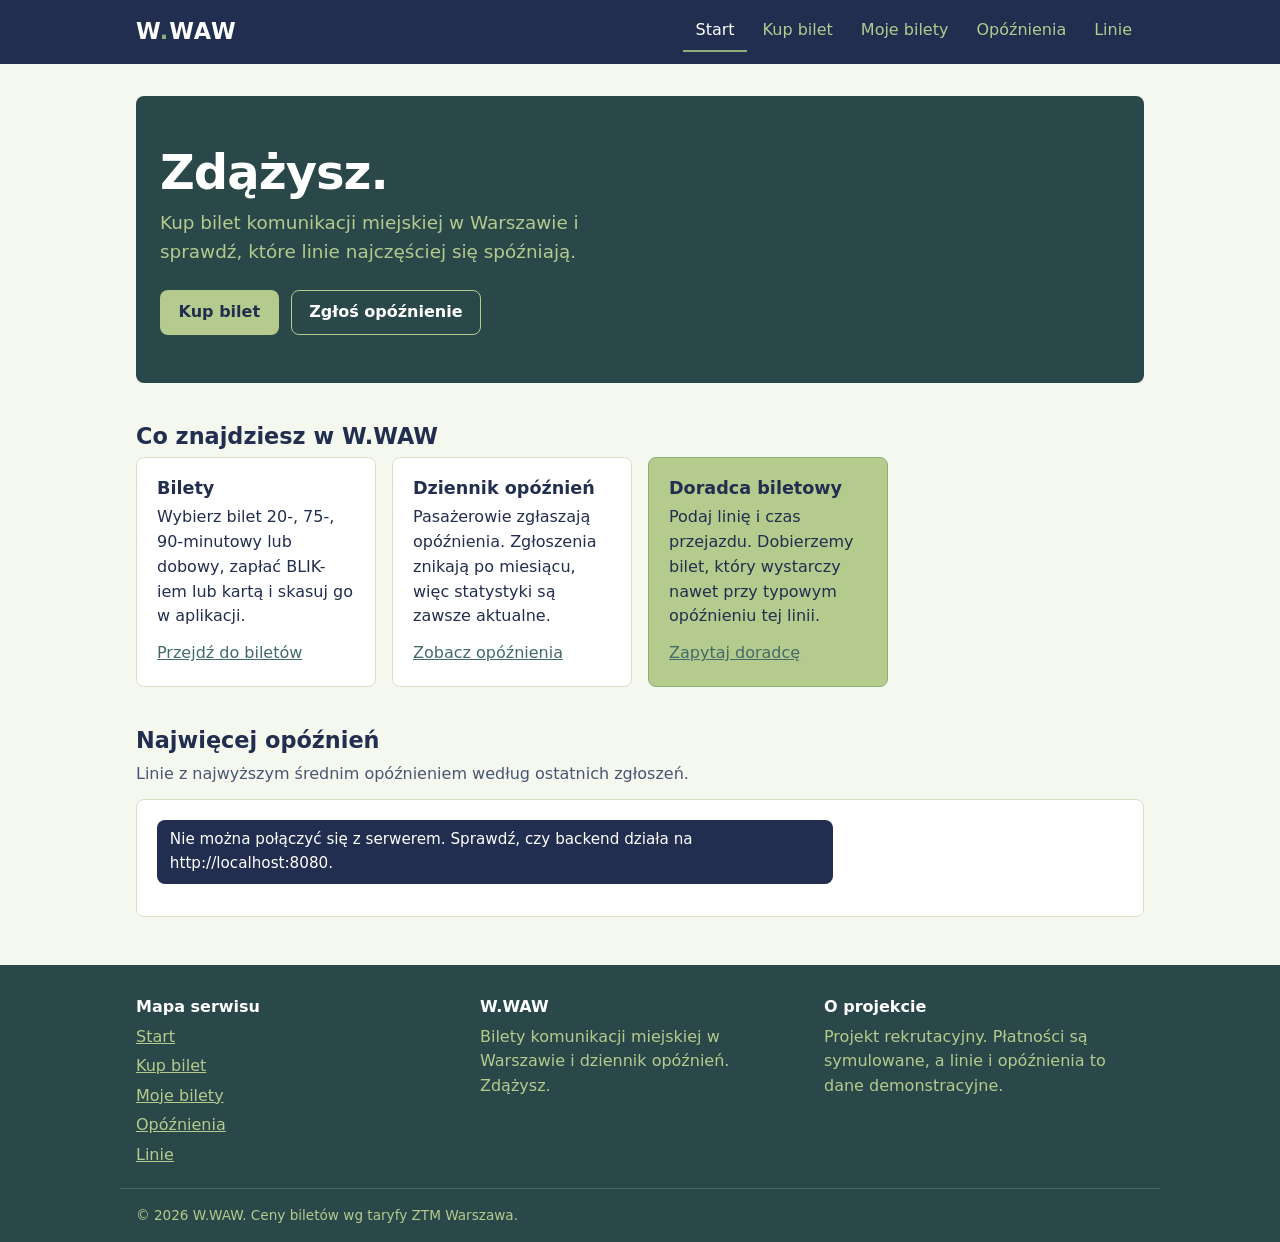
<file: frontend/index.html>
<!doctype html>
<html lang="pl">
<head>
  <meta charset="utf-8">
  <meta name="viewport" content="width=device-width, initial-scale=1">
  <title>W.WAW - bilety i opóźnienia w Warszawie</title>
  <link rel="stylesheet" href="css/style.css">
</head>
<body>
  <header class="site-header" id="site-header"></header>

  <main>
    <section class="hero" aria-labelledby="hero-title">
      <h1 id="hero-title">Zdążysz.</h1>
      <p>Kup bilet komunikacji miejskiej w Warszawie i sprawdź, które linie najczęściej się spóźniają.</p>
      <div class="actions">
        <a class="btn btn--light" href="tickets.html">Kup bilet</a>
        <a class="btn btn--ghost" href="delays.html">Zgłoś opóźnienie</a>
      </div>
    </section>

    <section aria-labelledby="features-title">
      <h2 id="features-title">Co znajdziesz w W.WAW</h2>
      <div class="grid">
        <article class="card">
          <h3>Bilety</h3>
          <p>Wybierz bilet 20-, 75-, 90-minutowy lub dobowy, zapłać BLIK-iem lub kartą i skasuj go w aplikacji.</p>
          <a href="tickets.html">Przejdź do biletów</a>
        </article>
        <article class="card">
          <h3>Dziennik opóźnień</h3>
          <p>Pasażerowie zgłaszają opóźnienia. Zgłoszenia znikają po miesiącu, więc statystyki są zawsze aktualne.</p>
          <a href="delays.html">Zobacz opóźnienia</a>
        </article>
        <article class="card card--accent">
          <h3>Doradca biletowy</h3>
          <p>Podaj linię i czas przejazdu. Dobierzemy bilet, który wystarczy nawet przy typowym opóźnieniu tej linii.</p>
          <a href="tickets.html#doradca">Zapytaj doradcę</a>
        </article>
      </div>
    </section>

    <section aria-labelledby="ranking-title">
      <h2 id="ranking-title">Najwięcej opóźnień</h2>
      <p class="muted" id="ranking-note">Linie z najwyższym średnim opóźnieniem według ostatnich zgłoszeń.</p>
      <div class="card" id="ranking" aria-live="polite">Ładowanie…</div>
    </section>
  </main>

  <footer class="site-footer" id="site-footer"></footer>
  <script type="module" src="js/index.js"></script>
</body>
</html>
</file>
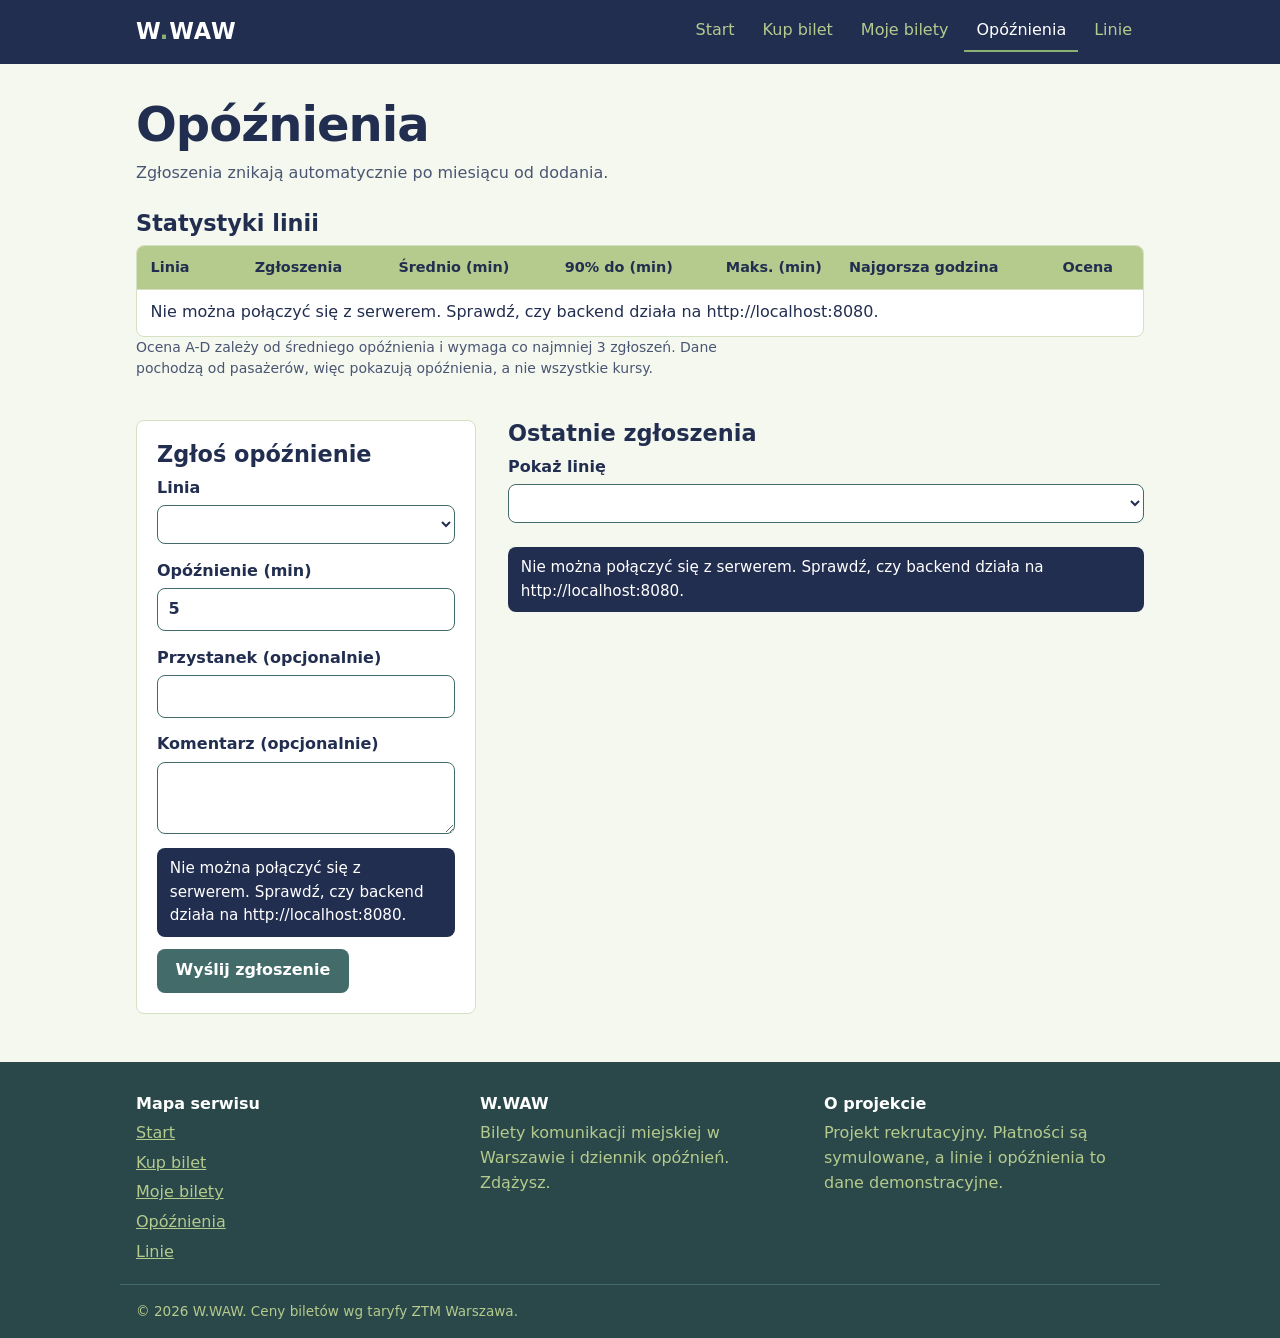
<file: frontend/delays.html>
<!doctype html>
<html lang="pl">
<head>
  <meta charset="utf-8">
  <meta name="viewport" content="width=device-width, initial-scale=1">
  <title>Opóźnienia - W.WAW</title>
  <link rel="stylesheet" href="css/style.css">
</head>
<body>
  <header class="site-header" id="site-header"></header>

  <main>
    <div class="page-head">
      <h1>Opóźnienia</h1>
      <p id="retention-note">Zgłoszenia znikają automatycznie po miesiącu od dodania.</p>
    </div>

    <section aria-labelledby="stats-title">
      <h2 id="stats-title">Statystyki linii</h2>
      <div class="table-wrap">
        <table>
          <thead>
            <tr>
              <th scope="col">Linia</th>
              <th scope="col" class="num">Zgłoszenia</th>
              <th scope="col" class="num">Średnio (min)</th>
              <th scope="col" class="num">90% do (min)</th>
              <th scope="col" class="num">Maks. (min)</th>
              <th scope="col">Najgorsza godzina</th>
              <th scope="col">Ocena</th>
            </tr>
          </thead>
          <tbody id="stats-body"><tr><td colspan="7">Ładowanie…</td></tr></tbody>
        </table>
      </div>
      <p class="hint">Ocena A-D zależy od średniego opóźnienia i wymaga co najmniej 3 zgłoszeń. Dane pochodzą od pasażerów, więc pokazują opóźnienia, a nie wszystkie kursy.</p>
    </section>

    <section>
      <div class="split">
        <form class="card" id="delay-form" novalidate>
          <h2>Zgłoś opóźnienie</h2>
          <label>Linia
            <select name="lineId" id="delay-line" required></select>
          </label>
          <label>Opóźnienie (min)
            <input type="number" name="delayMinutes" min="1" max="180" value="5" required>
          </label>
          <label>Przystanek (opcjonalnie)
            <input name="stopName" maxlength="80" autocomplete="off">
          </label>
          <label>Komentarz (opcjonalnie)
            <textarea name="comment" maxlength="200"></textarea>
          </label>
          <p class="form-error" id="delay-error" role="alert" hidden></p>
          <button class="btn btn--primary" type="submit">Wyślij zgłoszenie</button>
        </form>

        <div>
          <div class="page-head">
            <h2>Ostatnie zgłoszenia</h2>
            <label>Pokaż linię
              <select id="filter-line"></select>
            </label>
          </div>
          <ul class="plain-list" id="report-list" aria-live="polite"><li>Ładowanie…</li></ul>
        </div>
      </div>
    </section>
  </main>

  <footer class="site-footer" id="site-footer"></footer>
  <script type="module" src="js/delays.js"></script>
</body>
</html>
</file>
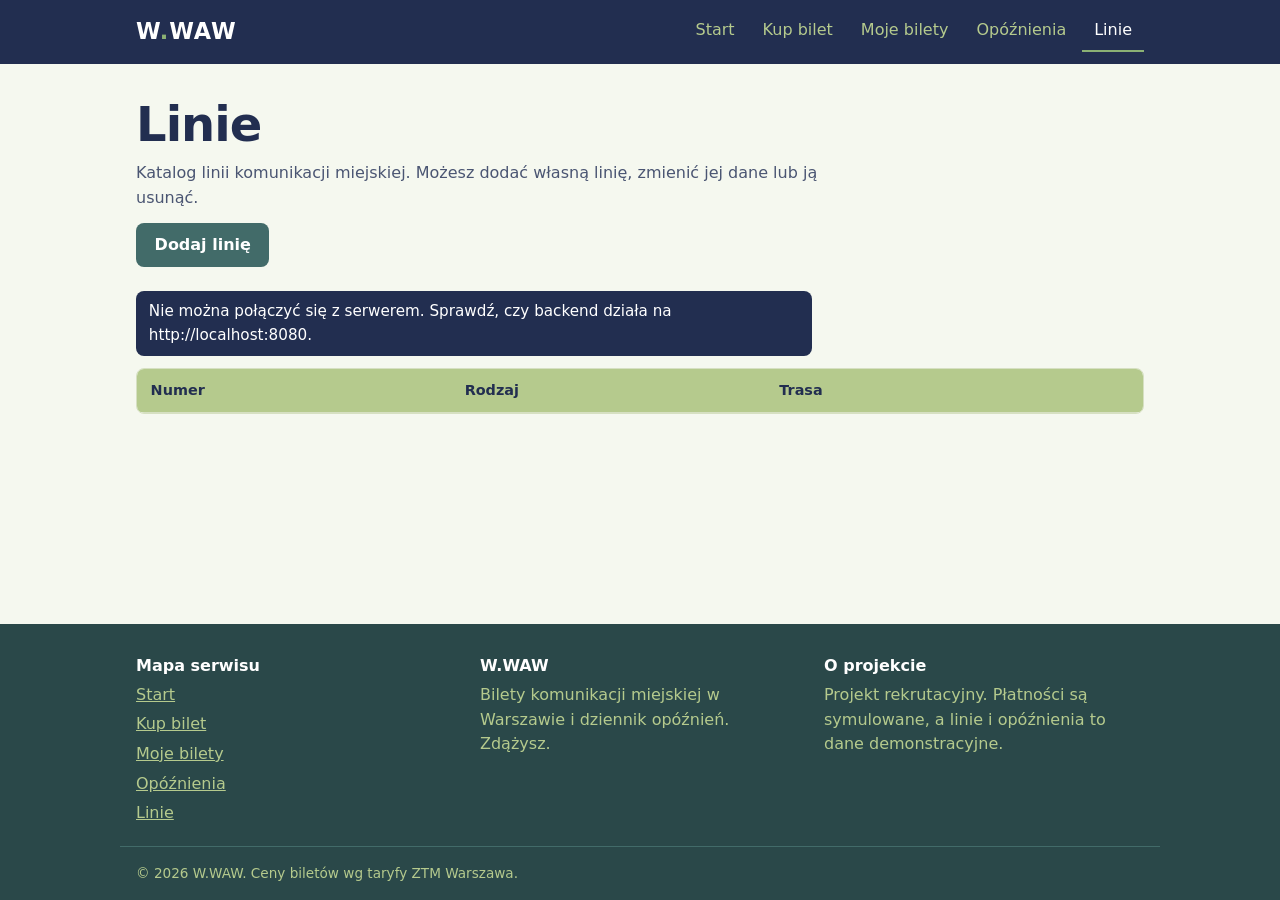
<file: frontend/lines.html>
<!doctype html>
<html lang="pl">
<head>
  <meta charset="utf-8">
  <meta name="viewport" content="width=device-width, initial-scale=1">
  <title>Linie - W.WAW</title>
  <link rel="stylesheet" href="css/style.css">
</head>
<body>
  <header class="site-header" id="site-header"></header>

  <main>
    <div class="page-head">
      <h1>Linie</h1>
      <p>Katalog linii komunikacji miejskiej. Możesz dodać własną linię, zmienić jej dane lub ją usunąć.</p>
      <button class="btn btn--primary" type="button" id="add-line">Dodaj linię</button>
    </div>

    <p class="form-error" id="lines-error" role="alert" hidden></p>
    <div class="table-wrap">
      <table>
        <thead>
          <tr>
            <th scope="col">Numer</th>
            <th scope="col">Rodzaj</th>
            <th scope="col">Trasa</th>
            <th scope="col"><span class="sr-only">Akcje</span></th>
          </tr>
        </thead>
        <tbody id="lines-body"><tr><td colspan="4">Ładowanie…</td></tr></tbody>
      </table>
    </div>
  </main>

  <dialog id="line-dialog" aria-labelledby="line-dialog-title">
    <form id="line-form" novalidate>
      <h2 id="line-dialog-title">Dodaj linię</h2>
      <label>Numer
        <input name="number" maxlength="10" required autocomplete="off">
      </label>
      <label>Rodzaj transportu
        <select name="type" required></select>
      </label>
      <label>Trasa
        <input name="name" maxlength="100" required autocomplete="off">
      </label>
      <p class="form-error" id="line-form-error" role="alert" hidden></p>
      <div class="dialog-actions">
        <button class="btn btn--ghost" type="button" id="line-cancel">Anuluj</button>
        <button class="btn btn--primary" type="submit">Zapisz</button>
      </div>
    </form>
  </dialog>

  <footer class="site-footer" id="site-footer"></footer>
  <script type="module" src="js/lines.js"></script>
</body>
</html>
</file>
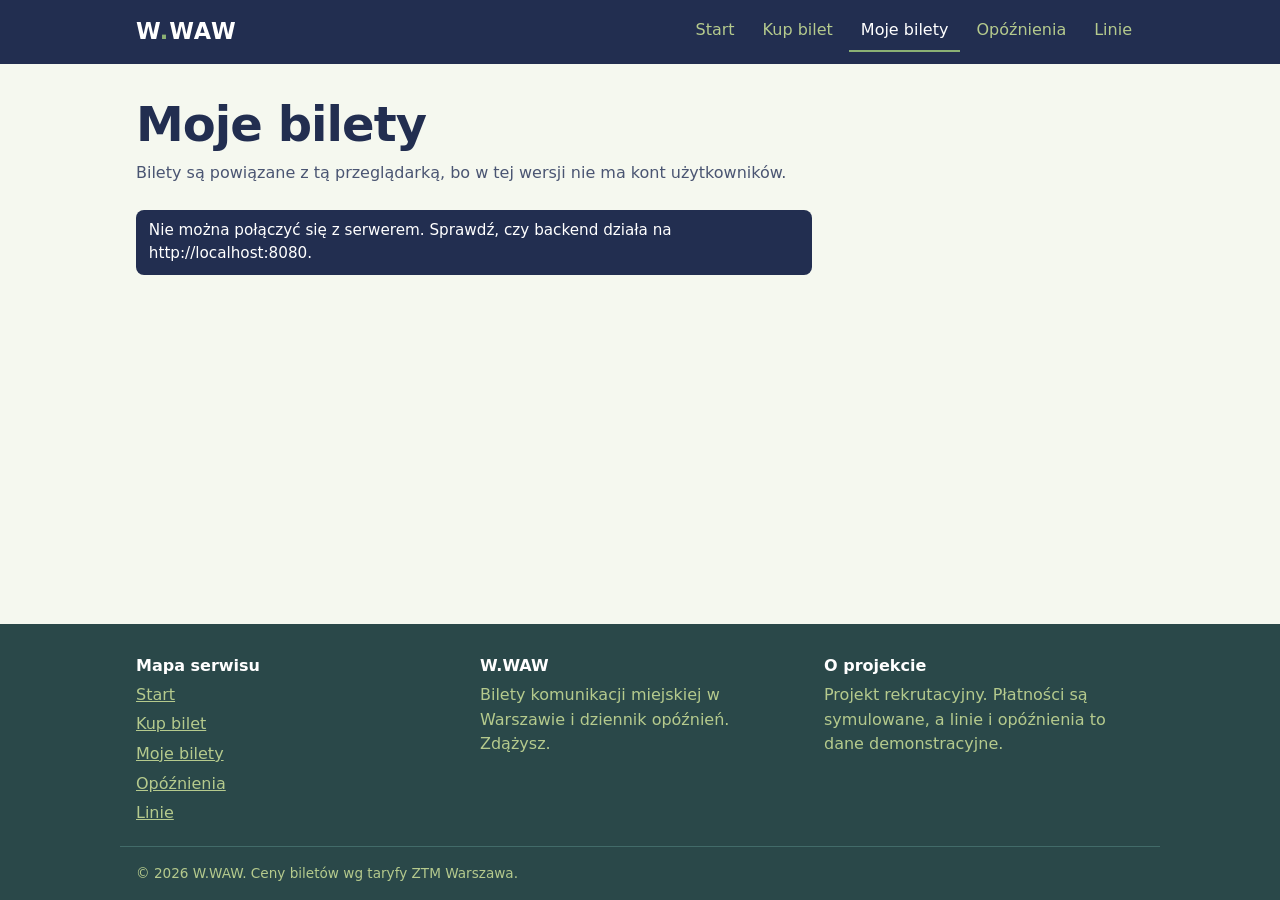
<file: frontend/my-tickets.html>
<!doctype html>
<html lang="pl">
<head>
  <meta charset="utf-8">
  <meta name="viewport" content="width=device-width, initial-scale=1">
  <title>Moje bilety - W.WAW</title>
  <link rel="stylesheet" href="css/style.css">
</head>
<body>
  <header class="site-header" id="site-header"></header>

  <main>
    <div class="page-head">
      <h1>Moje bilety</h1>
      <p>Bilety są powiązane z tą przeglądarką, bo w tej wersji nie ma kont użytkowników.</p>
    </div>
    <p class="form-error" id="tickets-error" role="alert" hidden></p>
    <div class="grid" id="ticket-list" aria-live="polite">Ładowanie…</div>
  </main>

  <footer class="site-footer" id="site-footer"></footer>
  <script type="module" src="js/my-tickets.js"></script>
</body>
</html>
</file>
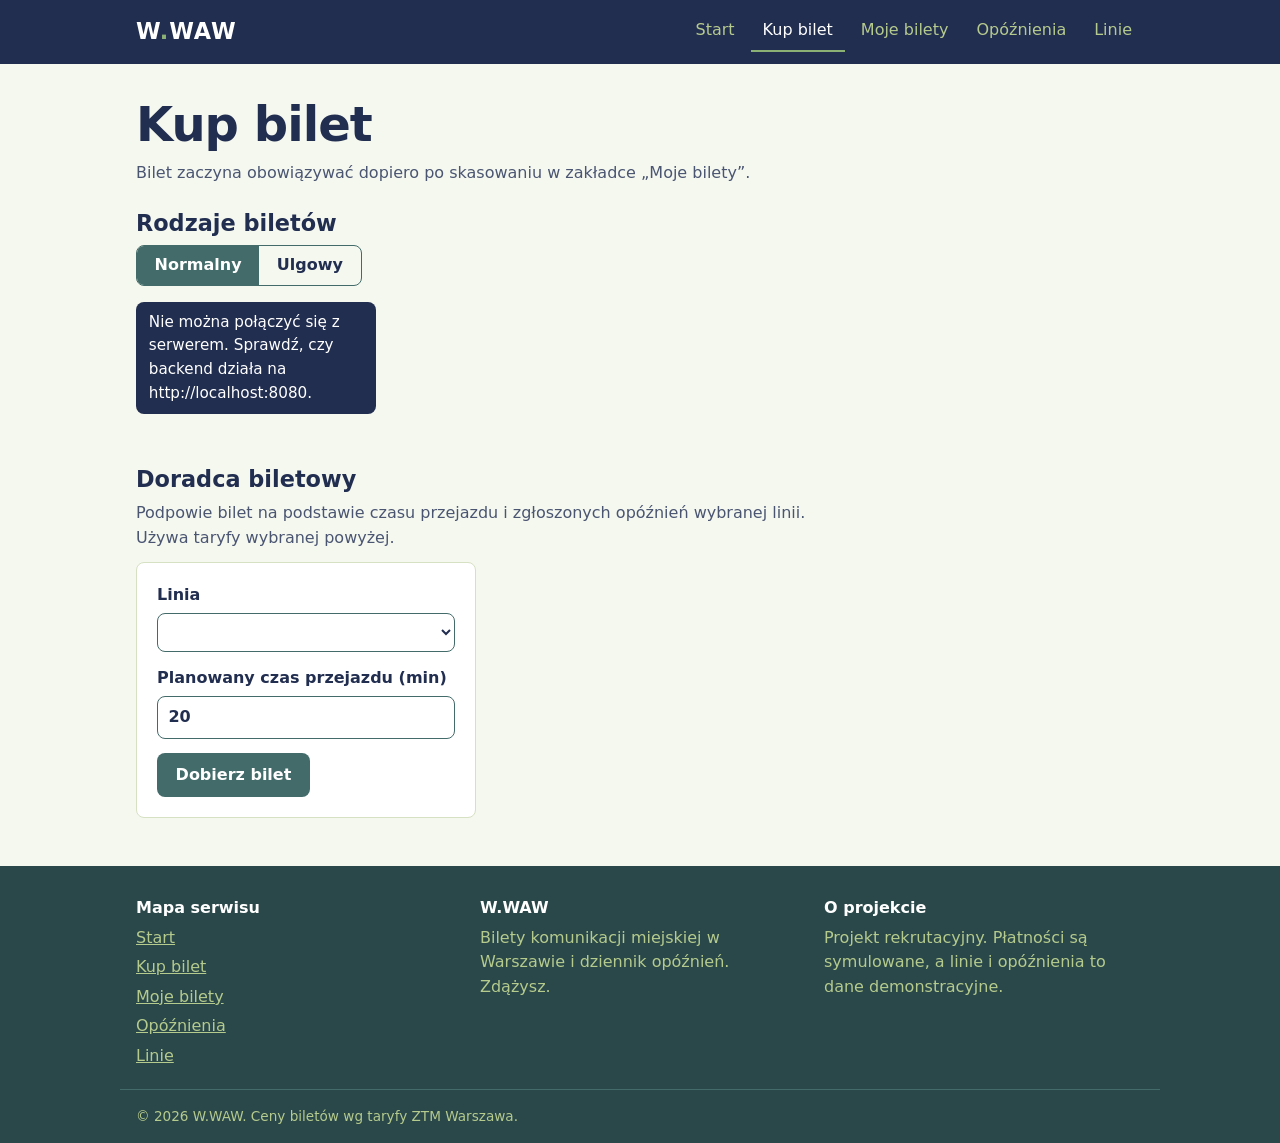
<file: frontend/tickets.html>
<!doctype html>
<html lang="pl">
<head>
  <meta charset="utf-8">
  <meta name="viewport" content="width=device-width, initial-scale=1">
  <title>Kup bilet - W.WAW</title>
  <link rel="stylesheet" href="css/style.css">
</head>
<body>
  <header class="site-header" id="site-header"></header>

  <main>
    <div class="page-head">
      <h1>Kup bilet</h1>
      <p>Bilet zaczyna obowiązywać dopiero po skasowaniu w zakładce „Moje bilety”.</p>
    </div>

    <section aria-labelledby="catalog-title">
      <h2 id="catalog-title">Rodzaje biletów</h2>
      <div class="segmented" role="radiogroup" aria-label="Taryfa">
        <label><input type="radio" name="fare" value="NORMAL" checked><span>Normalny</span></label>
        <label><input type="radio" name="fare" value="REDUCED"><span>Ulgowy</span></label>
      </div>
      <div class="grid" id="ticket-grid" aria-live="polite">Ładowanie…</div>
    </section>

    <section id="doradca" aria-labelledby="advisor-title">
      <h2 id="advisor-title">Doradca biletowy</h2>
      <p class="muted">Podpowie bilet na podstawie czasu przejazdu i zgłoszonych opóźnień wybranej linii. Używa taryfy wybranej powyżej.</p>
      <div class="split">
        <form class="card" id="advisor-form" novalidate>
          <label>Linia
            <select name="lineId" id="advisor-line" required></select>
          </label>
          <label>Planowany czas przejazdu (min)
            <input type="number" name="plannedMinutes" min="1" max="240" value="20" required>
          </label>
          <p class="form-error" id="advisor-error" role="alert" hidden></p>
          <button class="btn btn--primary" type="submit">Dobierz bilet</button>
        </form>
        <div id="advisor-result" aria-live="polite"></div>
      </div>
    </section>
  </main>

  <dialog id="purchase-dialog" aria-labelledby="purchase-title"></dialog>

  <footer class="site-footer" id="site-footer"></footer>
  <script type="module" src="js/tickets.js"></script>
</body>
</html>
</file>
<file: frontend/css/style.css>
:root {
  --light: #b5ca8d;
  --green: #8bb174;
  --teal: #426b69;
  --navy: #222e50;
  --deep: #2a4849;
  --bg: #f5f8ef;
  --surface: #ffffff;
  --border: #d6e0c2;
  --muted: #4a5572;
  --radius: 8px;
}

*, *::before, *::after { box-sizing: border-box; }
[hidden] { display: none !important; }

html { scroll-padding-top: 4.5rem; }

body {
  margin: 0;
  min-height: 100vh;
  display: flex;
  flex-direction: column;
  font-family: system-ui, -apple-system, "Segoe UI", Roboto, "Helvetica Neue", Arial, sans-serif;
  line-height: 1.55;
  color: var(--navy);
  background: var(--bg);
}

h1, h2, h3 { line-height: 1.2; margin: 0 0 .5rem; }
h1 { font-size: clamp(2rem, 5vw, 3rem); letter-spacing: -.02em; }
h2 { font-size: 1.4rem; }
h3 { font-size: 1.1rem; }
p { margin: 0 0 .75rem; max-width: 70ch; }
a { color: var(--teal); }
a:hover { color: var(--deep); }
.muted { color: var(--muted); }
.hint { font-size: .875rem; color: var(--muted); }

:focus-visible { outline: 3px solid var(--green); outline-offset: 2px; }

.site-header { background: var(--navy); color: #fff; position: sticky; top: 0; z-index: 10; }
.site-header .bar {
  max-width: 1040px; margin: 0 auto; padding: .75rem 1rem;
  display: flex; align-items: center; justify-content: space-between; gap: 1rem; flex-wrap: wrap;
}
.brand { color: #fff; font-weight: 800; font-size: 1.4rem; letter-spacing: .04em; text-decoration: none; }
.brand span { color: var(--green); }
.brand:hover { color: #fff; }
.site-header nav ul { list-style: none; margin: 0; padding: 0; display: flex; gap: .25rem; flex-wrap: wrap; }
.site-header nav a {
  display: block; padding: .4rem .75rem; border-radius: var(--radius);
  color: var(--light); text-decoration: none; border-bottom: 2px solid transparent;
}
.site-header nav a:hover { color: #fff; }
.site-header nav a[aria-current="page"] { color: #fff; border-bottom-color: var(--green); border-radius: 0; }
.nav-toggle {
  display: none; background: transparent; color: #fff; border: 1px solid var(--teal);
  border-radius: var(--radius); padding: .35rem .75rem; font: inherit; cursor: pointer;
}

@media (max-width: 640px) {
  .nav-toggle { display: inline-block; }
  .site-header nav { width: 100%; display: none; }
  .site-header nav.open { display: block; }
  .site-header nav ul { flex-direction: column; }
}

main { flex: 1; width: 100%; max-width: 1040px; margin: 0 auto; padding: 2rem 1rem 3rem; }
section + section { margin-top: 2.5rem; }
.page-head { margin-bottom: 1.5rem; }
.page-head p { color: var(--muted); }

.hero { background: var(--deep); color: #fff; border-radius: var(--radius); padding: 3rem 1.5rem; }
.hero p { color: var(--light); font-size: 1.15rem; max-width: 40ch; }
.hero .actions { margin-top: 1.5rem; }

.grid { display: grid; gap: 1rem; grid-template-columns: repeat(auto-fill, minmax(240px, 1fr)); }
.split { display: grid; gap: 2rem; grid-template-columns: 1fr; align-items: start; }
@media (min-width: 860px) { .split { grid-template-columns: 340px 1fr; } }

.card { background: var(--surface); border: 1px solid var(--border); border-radius: var(--radius); padding: 1.25rem; }
.card--accent { background: var(--light); border-color: var(--green); }
.card h3 { margin-bottom: .35rem; }

.actions, .dialog-actions { display: flex; gap: .75rem; flex-wrap: wrap; }
.dialog-actions { justify-content: flex-end; margin-top: 1.25rem; }

.btn {
  display: inline-block; padding: .55rem 1.1rem; border-radius: var(--radius);
  border: 1px solid transparent; font: inherit; font-weight: 600; cursor: pointer; text-decoration: none;
}
.btn--primary { background: var(--teal); color: #fff; }
.btn--primary:hover { background: var(--deep); color: #fff; }
.btn--light { background: var(--light); color: var(--navy); }
.btn--light:hover { background: var(--green); color: var(--navy); }
.btn--ghost { background: transparent; color: var(--navy); border-color: var(--teal); }
.btn--ghost:hover { background: var(--light); color: var(--navy); }
.btn--small { padding: .3rem .7rem; font-size: .9rem; }
.btn:disabled { opacity: .55; cursor: not-allowed; }

label { display: block; font-weight: 600; margin-bottom: .9rem; }
input, select, textarea {
  display: block; width: 100%; margin-top: .3rem; padding: .5rem .65rem;
  font: inherit; color: var(--navy); background: #fff;
  border: 1px solid var(--teal); border-radius: var(--radius);
}
textarea { resize: vertical; min-height: 4.5rem; }
fieldset { border: 1px solid var(--border); border-radius: var(--radius); margin: 0 0 .9rem; padding: .5rem .9rem; }
legend { font-weight: 600; padding: 0 .35rem; }
label.radio { display: flex; align-items: center; gap: .5rem; font-weight: 400; margin: .3rem 0; }
label.radio input { width: auto; margin: 0; }

.segmented { display: inline-flex; border: 1px solid var(--teal); border-radius: var(--radius); overflow: hidden; margin-bottom: 1rem; }
.segmented label { margin: 0; font-weight: 600; }
.segmented input { position: absolute; opacity: 0; width: 1px; height: 1px; }
.segmented span { display: block; padding: .45rem 1.1rem; cursor: pointer; }
.segmented input:checked + span { background: var(--teal); color: #fff; }
.segmented input:focus-visible + span { outline: 3px solid var(--green); outline-offset: -3px; }

.form-error {
  background: var(--navy); color: #fff; border-radius: var(--radius);
  padding: .55rem .8rem; font-size: .95rem;
}
.form-error[hidden] { display: none; }

.chip {
  display: inline-block; padding: .05rem .6rem; border-radius: 999px;
  font-size: .85rem; font-weight: 700; background: var(--light); color: var(--navy); white-space: nowrap;
}
.chip--line { background: var(--navy); color: #fff; min-width: 2.4rem; text-align: center; }
.chip--A { background: var(--green); color: var(--navy); }
.chip--B { background: var(--light); color: var(--navy); }
.chip--C { background: var(--teal); color: #fff; }
.chip--D { background: var(--navy); color: #fff; }
.chip--na { background: transparent; color: var(--muted); border: 1px solid var(--border); font-weight: 500; }

.ticket-card { display: flex; flex-direction: column; gap: .25rem; }
.ticket-card .btn { margin-top: auto; align-self: flex-start; }
.price { font-size: 1.8rem; font-weight: 800; margin: .25rem 0 .5rem; }
.countdown { font-size: 2rem; font-weight: 800; font-variant-numeric: tabular-nums; margin: .25rem 0; }
.ticket-head { display: flex; justify-content: space-between; align-items: start; gap: .5rem; }
.code { font-weight: 700; letter-spacing: .08em; }

.table-wrap { overflow-x: auto; border: 1px solid var(--border); border-radius: var(--radius); background: var(--surface); }
table { width: 100%; border-collapse: collapse; min-width: 560px; }
th, td { text-align: left; padding: .65rem .85rem; border-bottom: 1px solid var(--border); }
th { background: var(--light); font-size: .9rem; }
tbody tr:last-child td { border-bottom: 0; }
td.num, th.num { text-align: right; font-variant-numeric: tabular-nums; }

.plain-list { list-style: none; margin: 0; padding: 0; display: grid; gap: .75rem; }
.report { background: var(--surface); border: 1px solid var(--border); border-radius: var(--radius); padding: .9rem 1rem; }
.report-head { display: flex; align-items: center; gap: .6rem; margin-bottom: .25rem; }
.report p { margin: 0 0 .25rem; }

.rank { display: flex; align-items: center; gap: .75rem; padding: .6rem 0; border-bottom: 1px solid var(--border); flex-wrap: wrap; }
.rank:last-child { border-bottom: 0; }
.rank strong { margin-left: auto; }

.empty { border: 1px dashed var(--teal); border-radius: var(--radius); padding: 1.5rem; text-align: center; color: var(--muted); }

dialog { border: 0; border-radius: 10px; padding: 1.5rem; width: min(480px, 92vw); color: var(--navy); }
dialog::backdrop { background: rgba(34, 46, 80, .6); }
dialog h2 { margin-bottom: .75rem; }

#toasts { position: fixed; left: 50%; bottom: 1.25rem; transform: translateX(-50%); display: grid; gap: .5rem; z-index: 50; width: min(92vw, 420px); }
.toast { background: var(--navy); color: #fff; padding: .7rem 1rem; border-radius: var(--radius); border-left: 5px solid var(--green); }
.toast--error { border-left-color: var(--light); }

.site-footer { background: var(--deep); color: var(--light); margin-top: auto; }
.site-footer .inner { max-width: 1040px; margin: 0 auto; padding: 2rem 1rem 1.25rem; display: grid; gap: 1.5rem; grid-template-columns: repeat(auto-fit, minmax(200px, 1fr)); }
.site-footer h2 { color: #fff; font-size: 1rem; }
.site-footer ul { list-style: none; margin: 0; padding: 0; display: grid; gap: .3rem; }
.site-footer a { color: var(--light); }
.site-footer a:hover { color: #fff; }
.site-footer .legal { max-width: 1040px; margin: 0 auto; padding: 1rem; border-top: 1px solid var(--teal); font-size: .85rem; }

@media (prefers-reduced-motion: reduce) { * { transition: none !important; animation: none !important; } }

.sr-only { position: absolute; width: 1px; height: 1px; overflow: hidden; clip: rect(0 0 0 0); white-space: nowrap; }

.hero .btn--ghost { color: #fff; border-color: var(--light); }
.hero .btn--ghost:hover { color: var(--navy); }
</file>
